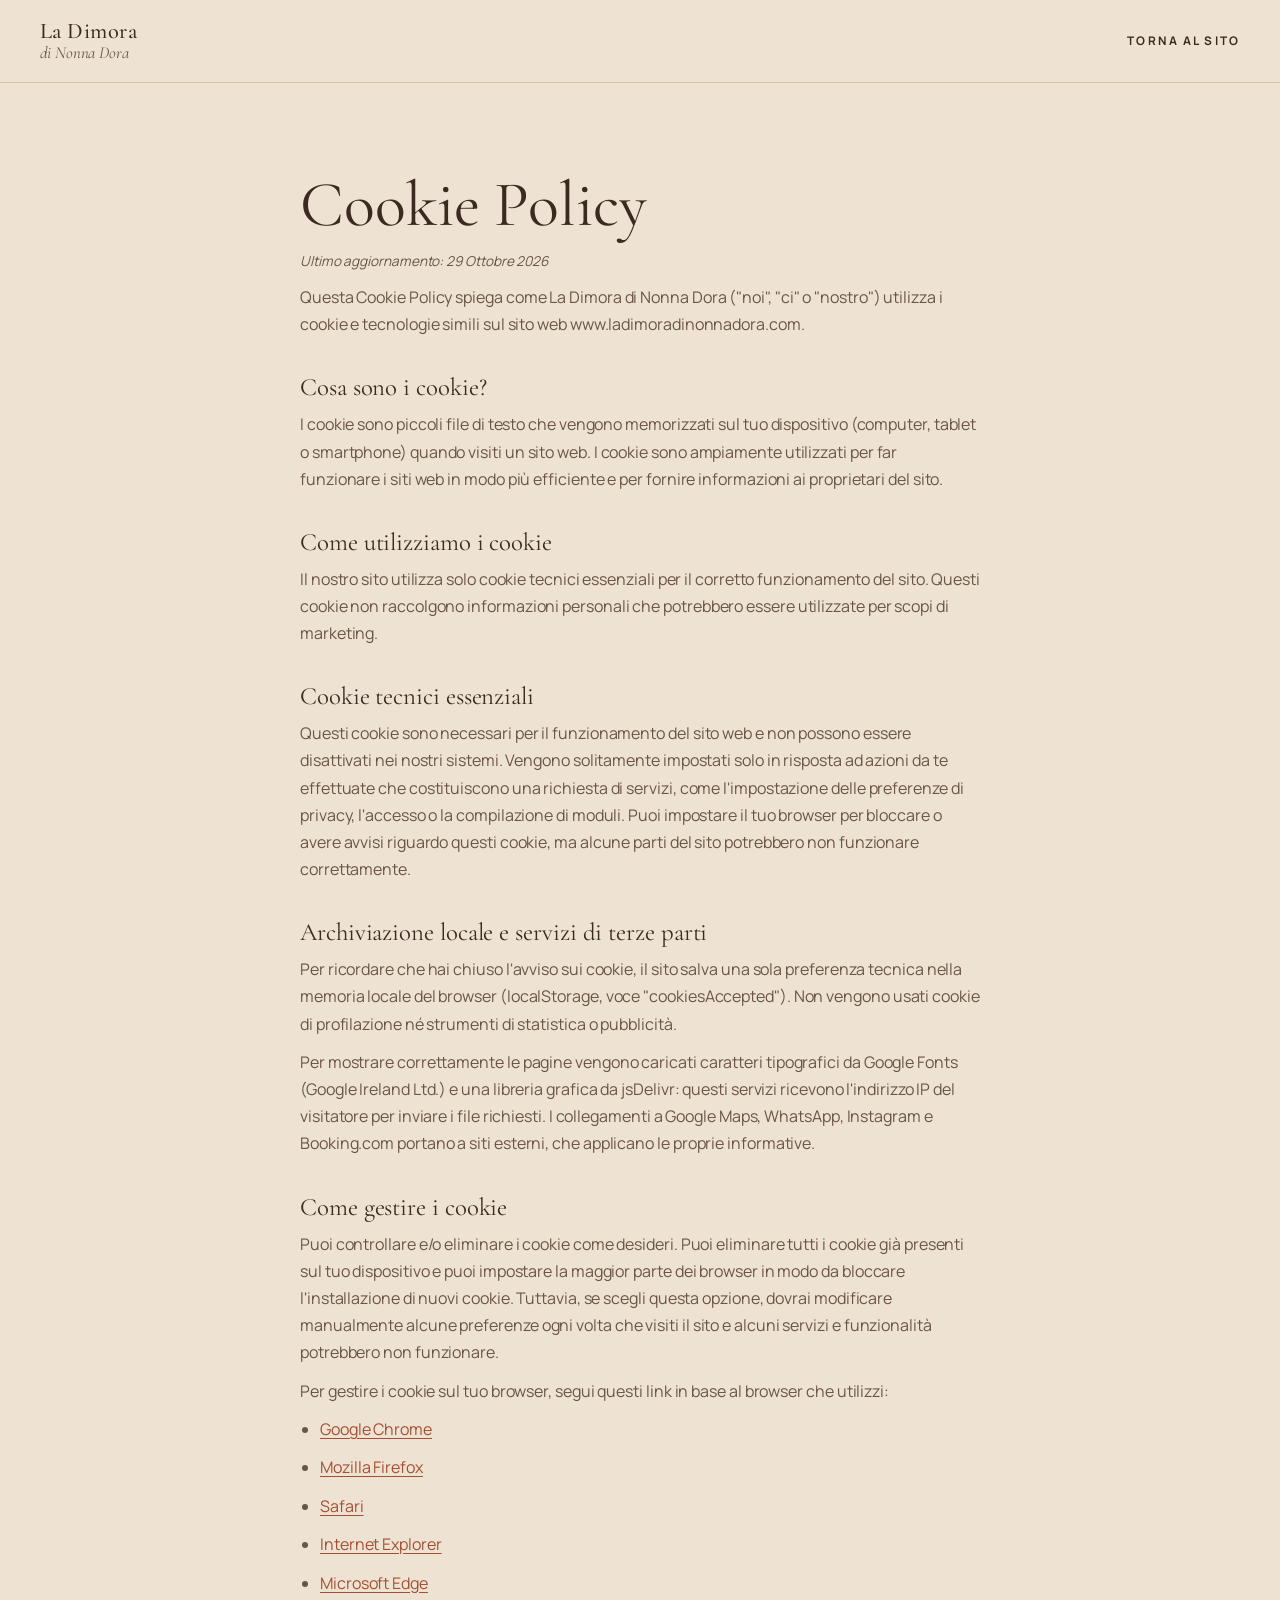
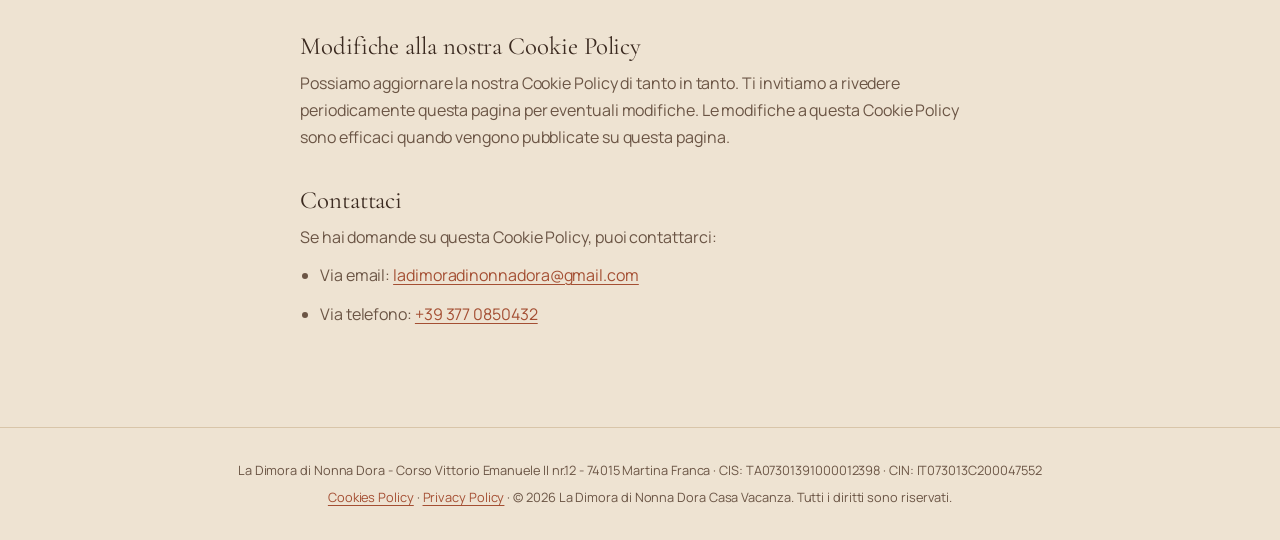
<file: cookie-policy.html>
<!DOCTYPE html>
<html lang="it">
<head>
    <meta charset="UTF-8">
    <meta name="viewport" content="width=device-width, initial-scale=1.0">
    <title>Cookie Policy | La Dimora di Nonna Dora</title>
    <meta name="description" content="Cookie Policy del sito della Dimora di Nonna Dora, casa vacanza a Martina Franca: solo cookie tecnici, nessuna profilazione.">
    <meta name="robots" content="index, follow">
    <meta name="theme-color" content="#EEE3D2">
    <link rel="canonical" href="https://www.ladimoradinonnadora.com/cookie-policy.html">
    <link rel="icon" href="favicon.ico" sizes="48x48">
    <link rel="icon" type="image/png" href="favicon.png" sizes="512x512">
    <link rel="apple-touch-icon" href="images/apple-touch-icon.png">
    <link rel="preconnect" href="https://fonts.googleapis.com">
    <link rel="preconnect" href="https://fonts.gstatic.com" crossorigin>
    <link href="https://fonts.googleapis.com/css2?family=Cormorant+Garamond:ital,wght@0,400;0,500;0,600;1,400;1,500&family=Manrope:wght@400;500;600;700&display=swap" rel="stylesheet">
    <link rel="stylesheet" href="style.css?v=30">
    <script type="application/ld+json">
    {
        "@context": "https://schema.org",
        "@type": "BreadcrumbList",
        "itemListElement": [
            { "@type": "ListItem", "position": 1, "name": "Home", "item": "https://www.ladimoradinonnadora.com/" },
            { "@type": "ListItem", "position": 2, "name": "Cookie Policy", "item": "https://www.ladimoradinonnadora.com/cookie-policy.html" }
        ]
    }
    </script>
</head>
<body>
    <header class="legal-header">
        <div class="container header-inner">
            <a class="brand" href="./">
                <span class="brand-text">
                    <span class="brand-name">La Dimora</span>
                    <span class="brand-sub">di Nonna Dora</span>
                </span>
            </a>
            <a class="link-arrow" href="./">Torna al sito</a>
        </div>
    </header>

    <main class="container legal">
        <h1>Cookie Policy</h1>
        <p class="legal-date">Ultimo aggiornamento: 29 Ottobre 2026</p>

        <p>Questa Cookie Policy spiega come La Dimora di Nonna Dora ("noi", "ci" o "nostro") utilizza i cookie e tecnologie simili sul sito web www.ladimoradinonnadora.com.</p>

            <h2>Cosa sono i cookie?</h2>
            <p>I cookie sono piccoli file di testo che vengono memorizzati sul tuo dispositivo (computer, tablet o smartphone) quando visiti un sito web. I cookie sono ampiamente utilizzati per far funzionare i siti web in modo più efficiente e per fornire informazioni ai proprietari del sito.</p>

            <h2>Come utilizziamo i cookie</h2>
            <p>Il nostro sito utilizza solo cookie tecnici essenziali per il corretto funzionamento del sito. Questi cookie non raccolgono informazioni personali che potrebbero essere utilizzate per scopi di marketing.</p>

            <h2>Cookie tecnici essenziali</h2>
            <p>Questi cookie sono necessari per il funzionamento del sito web e non possono essere disattivati nei nostri sistemi. Vengono solitamente impostati solo in risposta ad azioni da te effettuate che costituiscono una richiesta di servizi, come l'impostazione delle preferenze di privacy, l'accesso o la compilazione di moduli. Puoi impostare il tuo browser per bloccare o avere avvisi riguardo questi cookie, ma alcune parti del sito potrebbero non funzionare correttamente.</p>

            <h2>Archiviazione locale e servizi di terze parti</h2>
            <p>Per ricordare che hai chiuso l'avviso sui cookie, il sito salva una sola preferenza tecnica nella memoria locale del browser (localStorage, voce "cookiesAccepted"). Non vengono usati cookie di profilazione né strumenti di statistica o pubblicità.</p>
            <p>Per mostrare correttamente le pagine vengono caricati caratteri tipografici da Google Fonts (Google Ireland Ltd.) e una libreria grafica da jsDelivr: questi servizi ricevono l'indirizzo IP del visitatore per inviare i file richiesti. I collegamenti a Google Maps, WhatsApp, Instagram e Booking.com portano a siti esterni, che applicano le proprie informative.</p>

            <h2>Come gestire i cookie</h2>
            <p>Puoi controllare e/o eliminare i cookie come desideri. Puoi eliminare tutti i cookie già presenti sul tuo dispositivo e puoi impostare la maggior parte dei browser in modo da bloccare l'installazione di nuovi cookie. Tuttavia, se scegli questa opzione, dovrai modificare manualmente alcune preferenze ogni volta che visiti il sito e alcuni servizi e funzionalità potrebbero non funzionare.</p>
            <p>Per gestire i cookie sul tuo browser, segui questi link in base al browser che utilizzi:</p>
            <ul>
                <li><a href="https://support.google.com/chrome/answer/95647?hl=it" target="_blank" rel="noopener">Google Chrome</a></li>
                <li><a href="https://support.mozilla.org/it/kb/Attivare%20e%20disattivare%20i%20cookie" target="_blank" rel="noopener">Mozilla Firefox</a></li>
                <li><a href="https://support.apple.com/it-it/guide/safari/sfri11471/mac" target="_blank" rel="noopener">Safari</a></li>
                <li><a href="https://support.microsoft.com/it-it/help/17442/windows-internet-explorer-delete-manage-cookies" target="_blank" rel="noopener">Internet Explorer</a></li>
                <li><a href="https://support.microsoft.com/it-it/microsoft-edge/eliminare-i-cookie-in-microsoft-edge-63947406-40ac-c3b8-57b9-2a946a29ae09" target="_blank" rel="noopener">Microsoft Edge</a></li>
            </ul>

            <h2>Modifiche alla nostra Cookie Policy</h2>
            <p>Possiamo aggiornare la nostra Cookie Policy di tanto in tanto. Ti invitiamo a rivedere periodicamente questa pagina per eventuali modifiche. Le modifiche a questa Cookie Policy sono efficaci quando vengono pubblicate su questa pagina.</p>

            <h2>Contattaci</h2>
            <p>Se hai domande su questa Cookie Policy, puoi contattarci:</p>
            <ul>
                <li>Via email: <a href="mailto:ladimoradinonnadora@gmail.com">ladimoradinonnadora@gmail.com</a></li>
                <li>Via telefono: <a href="tel:+393770850432">+39 377 0850432</a></li>
            </ul>
    </main>

    <footer class="legal-footer">
        <p>La Dimora di Nonna Dora - Corso Vittorio Emanuele II nr.12 - 74015 Martina Franca · CIS: TA07301391000012398 · CIN: IT073013C200047552</p>
        <p><a href="cookie-policy.html">Cookies Policy</a> · <a href="privacy-policy.html">Privacy Policy</a> · &copy; 2026 La Dimora di Nonna Dora Casa Vacanza. Tutti i diritti sono riservati.</p>
    </footer>
</body>
</html>
</file>
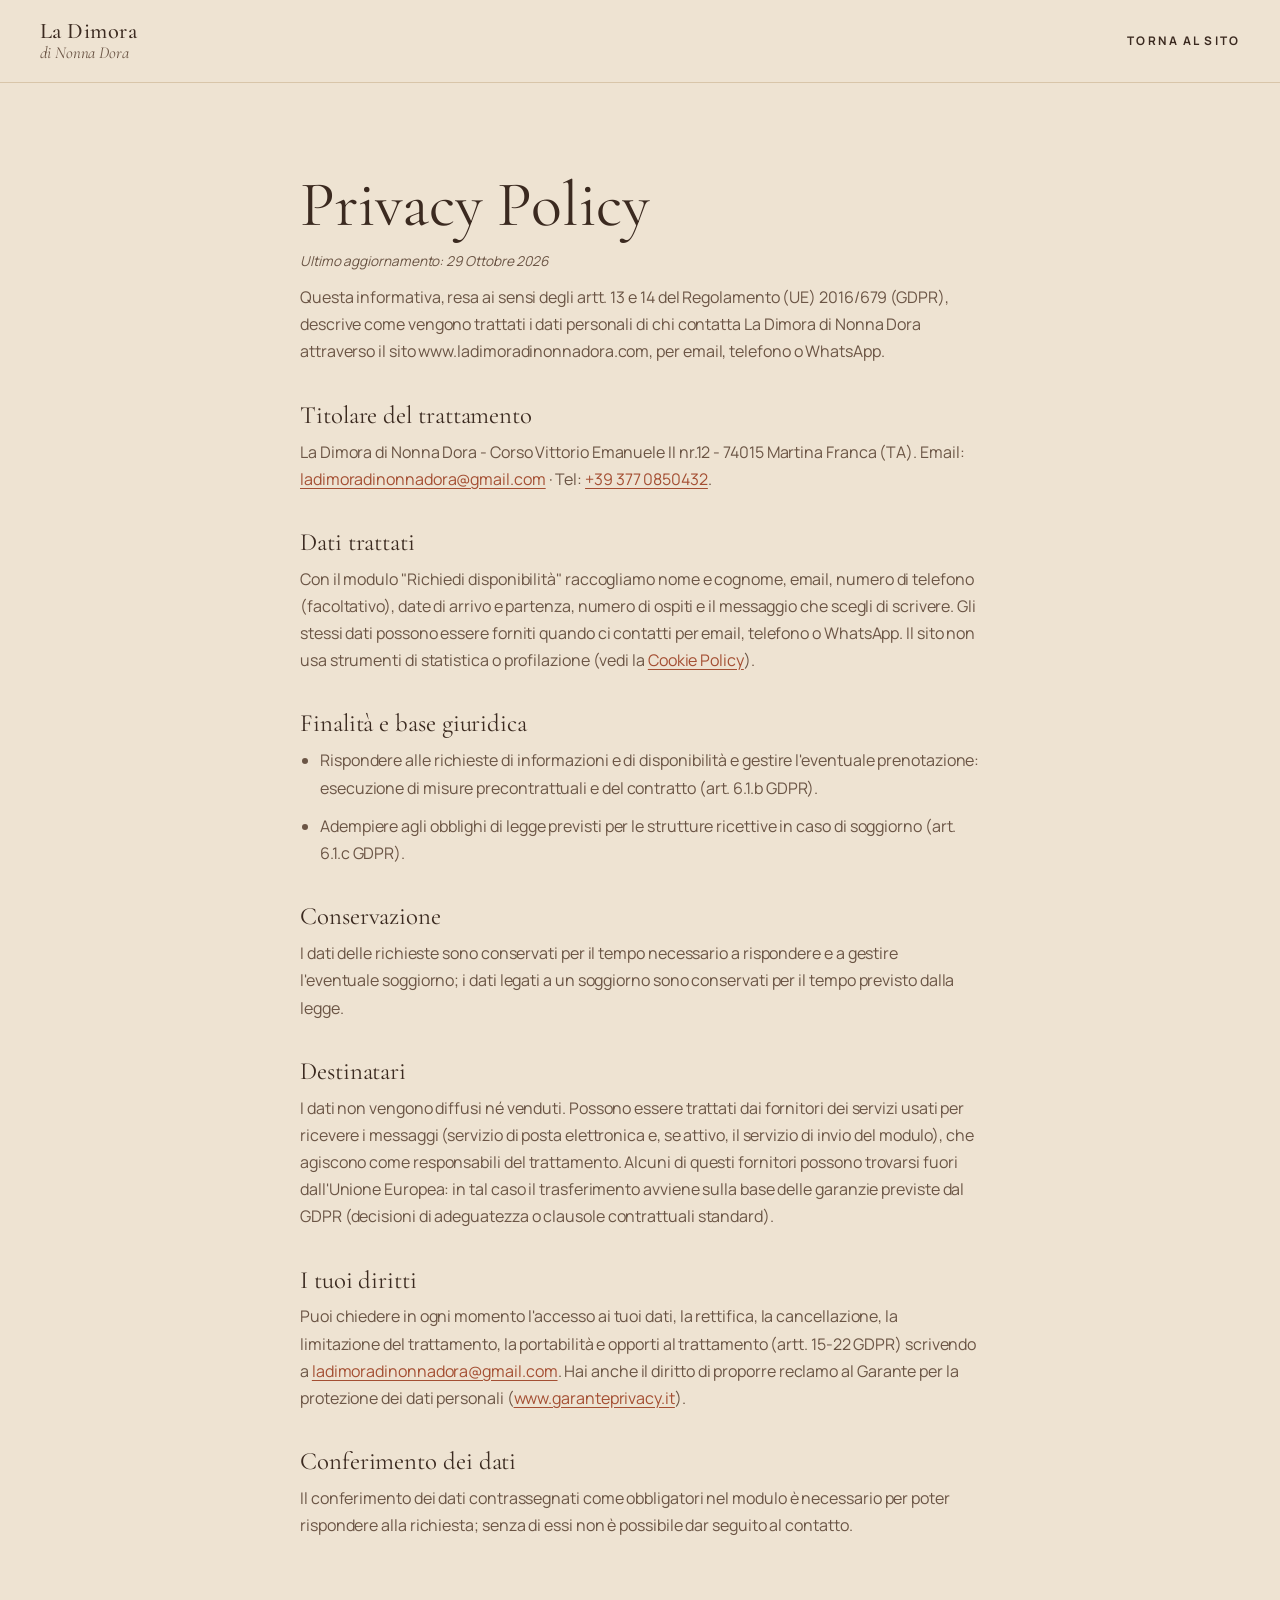
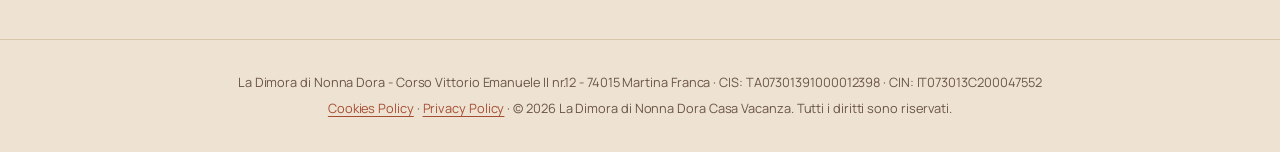
<file: privacy-policy.html>
<!DOCTYPE html>
<html lang="it">
<head>
    <meta charset="UTF-8">
    <meta name="viewport" content="width=device-width, initial-scale=1.0">
    <title>Privacy Policy | La Dimora di Nonna Dora</title>
    <meta name="description" content="Informativa sulla privacy della Dimora di Nonna Dora, casa vacanza a Martina Franca: come trattiamo i dati delle richieste di disponibilità.">
    <meta name="robots" content="index, follow">
    <meta name="theme-color" content="#EEE3D2">
    <link rel="canonical" href="https://www.ladimoradinonnadora.com/privacy-policy.html">
    <link rel="icon" href="favicon.ico" sizes="48x48">
    <link rel="icon" type="image/png" href="favicon.png" sizes="512x512">
    <link rel="apple-touch-icon" href="images/apple-touch-icon.png">
    <link rel="preconnect" href="https://fonts.googleapis.com">
    <link rel="preconnect" href="https://fonts.gstatic.com" crossorigin>
    <link href="https://fonts.googleapis.com/css2?family=Cormorant+Garamond:ital,wght@0,400;0,500;0,600;1,400;1,500&family=Manrope:wght@400;500;600;700&display=swap" rel="stylesheet">
    <link rel="stylesheet" href="style.css?v=30">
    <script type="application/ld+json">
    {
        "@context": "https://schema.org",
        "@type": "BreadcrumbList",
        "itemListElement": [
            { "@type": "ListItem", "position": 1, "name": "Home", "item": "https://www.ladimoradinonnadora.com/" },
            { "@type": "ListItem", "position": 2, "name": "Privacy Policy", "item": "https://www.ladimoradinonnadora.com/privacy-policy.html" }
        ]
    }
    </script>
</head>
<body>
    <header class="legal-header">
        <div class="container header-inner">
            <a class="brand" href="./">
                <span class="brand-text">
                    <span class="brand-name">La Dimora</span>
                    <span class="brand-sub">di Nonna Dora</span>
                </span>
            </a>
            <a class="link-arrow" href="./">Torna al sito</a>
        </div>
    </header>

    <main class="container legal">
        <h1>Privacy Policy</h1>
        <p class="legal-date">Ultimo aggiornamento: 29 Ottobre 2026</p>

        <p>Questa informativa, resa ai sensi degli artt. 13 e 14 del Regolamento (UE) 2016/679 (GDPR), descrive come vengono trattati i dati personali di chi contatta La Dimora di Nonna Dora attraverso il sito www.ladimoradinonnadora.com, per email, telefono o WhatsApp.</p>

        <h2>Titolare del trattamento</h2>
        <p>La Dimora di Nonna Dora - Corso Vittorio Emanuele II nr.12 - 74015 Martina Franca (TA). Email: <a href="mailto:ladimoradinonnadora@gmail.com">ladimoradinonnadora@gmail.com</a> · Tel: <a href="tel:+393770850432">+39 377 0850432</a>.</p>

        <h2>Dati trattati</h2>
        <p>Con il modulo "Richiedi disponibilità" raccogliamo nome e cognome, email, numero di telefono (facoltativo), date di arrivo e partenza, numero di ospiti e il messaggio che scegli di scrivere. Gli stessi dati possono essere forniti quando ci contatti per email, telefono o WhatsApp. Il sito non usa strumenti di statistica o profilazione (vedi la <a href="cookie-policy.html">Cookie Policy</a>).</p>

        <h2>Finalità e base giuridica</h2>
        <ul>
            <li>Rispondere alle richieste di informazioni e di disponibilità e gestire l'eventuale prenotazione: esecuzione di misure precontrattuali e del contratto (art. 6.1.b GDPR).</li>
            <li>Adempiere agli obblighi di legge previsti per le strutture ricettive in caso di soggiorno (art. 6.1.c GDPR).</li>
        </ul>

        <h2>Conservazione</h2>
        <p>I dati delle richieste sono conservati per il tempo necessario a rispondere e a gestire l'eventuale soggiorno; i dati legati a un soggiorno sono conservati per il tempo previsto dalla legge.</p>

        <h2>Destinatari</h2>
        <p>I dati non vengono diffusi né venduti. Possono essere trattati dai fornitori dei servizi usati per ricevere i messaggi (servizio di posta elettronica e, se attivo, il servizio di invio del modulo), che agiscono come responsabili del trattamento. Alcuni di questi fornitori possono trovarsi fuori dall'Unione Europea: in tal caso il trasferimento avviene sulla base delle garanzie previste dal GDPR (decisioni di adeguatezza o clausole contrattuali standard).</p>

        <h2>I tuoi diritti</h2>
        <p>Puoi chiedere in ogni momento l'accesso ai tuoi dati, la rettifica, la cancellazione, la limitazione del trattamento, la portabilità e opporti al trattamento (artt. 15-22 GDPR) scrivendo a <a href="mailto:ladimoradinonnadora@gmail.com">ladimoradinonnadora@gmail.com</a>. Hai anche il diritto di proporre reclamo al Garante per la protezione dei dati personali (<a href="https://www.garanteprivacy.it" target="_blank" rel="noopener">www.garanteprivacy.it</a>).</p>

        <h2>Conferimento dei dati</h2>
        <p>Il conferimento dei dati contrassegnati come obbligatori nel modulo è necessario per poter rispondere alla richiesta; senza di essi non è possibile dar seguito al contatto.</p>
    </main>

    <footer class="legal-footer">
        <p>La Dimora di Nonna Dora - Corso Vittorio Emanuele II nr.12 - 74015 Martina Franca · CIS: TA07301391000012398 · CIN: IT073013C200047552</p>
        <p><a href="cookie-policy.html">Cookies Policy</a> · <a href="privacy-policy.html">Privacy Policy</a> · &copy; 2026 La Dimora di Nonna Dora Casa Vacanza. Tutti i diritti sono riservati.</p>
    </footer>
</body>
</html>
</file>
<file: style.css>
/* =========================================================
   La Dimora di Nonna Dora — style.css
   ========================================================= */

/* RESET */
*,
*::before,
*::after {
    box-sizing: border-box;
}

* {
    margin: 0;
}

html {
    -webkit-text-size-adjust: 100%;
    text-size-adjust: 100%;
}

img,
svg,
canvas,
iframe {
    display: block;
    max-width: 100%;
}

input,
button,
textarea,
select {
    font: inherit;
    color: inherit;
}

button {
    background: none;
    border: 0;
    cursor: pointer;
}

ul[class],
ol[class] {
    list-style: none;
    padding: 0;
}

address {
    font-style: normal;
}

/* VARIABLES */
:root {
    /* Palette terracotta e sabbia */
    --color-background: #EEE3D2;
    --color-surface: #F7EFE3;
    --color-sand: #E4D3BA;
    --color-line: #D8C5A9;
    --color-stone: #C4AD8C;
    --color-primary: #A44F33;
    --color-text: #3B2A20;
    --color-muted: #6B5545;
    --color-dark: #3B2A20;
    --color-ivory: #F8F1E6;
    --color-error: #A3321F;
    --color-success: #4F6B3A;

    --font-serif: "Cormorant Garamond", "Times New Roman", serif;
    --font-sans: "Manrope", system-ui, -apple-system, "Segoe UI", sans-serif;

    --radius: 4px;
    --radius-arch: 999px 999px 0 0;
    --container: 1200px;
    --gutter: clamp(1.25rem, 4vw, 2.5rem);
    --header-h: 80px;
    --section-space: clamp(5rem, 11vw, 9rem);
    --ease: cubic-bezier(0.22, 0.61, 0.36, 1);
}

/* TYPOGRAPHY */
body {
    font-family: var(--font-sans);
    font-size: 1rem;
    font-weight: 400;
    line-height: 1.7;
    letter-spacing: -0.005em;
    color: var(--color-text);
    background: var(--color-background);
    -webkit-font-smoothing: antialiased;
}

h1,
h2,
h3 {
    font-family: var(--font-serif);
    font-weight: 400;
    line-height: 1.1;
    color: var(--color-text);
}

h1 em {
    font-style: italic;
}

.eyebrow::before {
    content: "";
    width: 28px;
    height: 1px;
    background: currentColor;
}

.section-title {
    font-size: clamp(3rem, 7.5vw, 6.2rem);
    font-weight: 400;
    line-height: 0.98;
    letter-spacing: -0.02em;
}

.eyebrow {
    display: inline-flex;
    align-items: center;
    gap: 0.75rem;
    font-size: 0.74rem;
    font-weight: 600;
    letter-spacing: 0.2em;
    text-transform: uppercase;
    color: var(--color-primary);
    margin-bottom: 1rem;
}

.lead {
    font-family: var(--font-serif);
    font-size: clamp(1.4rem, 2.4vw, 1.75rem);
    line-height: 1.45;
}

a {
    color: var(--color-primary);
    text-underline-offset: 3px;
}

/* GLOBAL */
html {
    scroll-behavior: smooth;
    scroll-padding-top: var(--header-h);
}

body {
    overflow-x: hidden;
}

body.is-locked {
    overflow: hidden;
}

.container {
    width: 100%;
    max-width: calc(var(--container) + var(--gutter) * 2);
    margin-inline: auto;
    padding-inline: var(--gutter);
}

.section {
    padding-block: var(--section-space);
}

.section + .section {
    border-top: 1px solid var(--color-line);
}

.section-head {
    margin-bottom: clamp(3.5rem, 8vw, 6rem);
}

.sprite {
    position: absolute;
    width: 0;
    height: 0;
    overflow: hidden;
}

.icon {
    width: 1.25em;
    height: 1.25em;
    flex-shrink: 0;
    fill: none;
    stroke: currentColor;
    stroke-width: 1.4;
    stroke-linecap: round;
    stroke-linejoin: round;
}

/* Pulsanti */
.btn {
    display: inline-flex;
    align-items: center;
    justify-content: center;
    gap: 0.6rem;
    min-height: 50px;
    padding: 0.85rem 1.9rem;
    border: 1px solid transparent;
    border-radius: 0;
    font-size: 0.74rem;
    font-weight: 700;
    letter-spacing: 0.18em;
    text-transform: uppercase;
    text-decoration: none;
    text-align: center;
    line-height: 1.2;
    transition: background-color 0.3s var(--ease), color 0.3s var(--ease), border-color 0.3s var(--ease);
}

.btn-sm {
    min-height: 42px;
    padding: 0.6rem 1.25rem;
    font-size: 0.68rem;
}

.btn-block {
    width: 100%;
}

.btn-primary,
.btn-dark {
    background: var(--color-dark);
    color: var(--color-ivory);
}

.btn-primary:hover,
.btn-dark:hover {
    background: var(--color-primary);
}

.btn-outline {
    border-color: var(--color-text);
    color: var(--color-text);
}

.btn-outline:hover {
    background: var(--color-text);
    color: var(--color-ivory);
}

.link-arrow {
    display: inline-flex;
    align-items: center;
    gap: 0.5rem;
    font-size: 0.74rem;
    font-weight: 700;
    letter-spacing: 0.18em;
    text-transform: uppercase;
    text-decoration: none;
    color: var(--color-text);
}

.link-arrow .icon {
    transition: transform 0.3s var(--ease);
}

.link-arrow:hover {
    color: var(--color-primary);
}

.link-arrow:hover .icon {
    transform: translateX(4px);
}

/* HEADER */
.site-header {
    position: fixed;
    inset: 0 0 auto;
    z-index: 100;
    height: var(--header-h);
    color: var(--color-text);
    transition: background-color 0.4s var(--ease), box-shadow 0.4s var(--ease);
}

.site-header.is-scrolled,
.site-header.is-open {
    background: rgba(238, 227, 210, 0.92);
    -webkit-backdrop-filter: blur(12px);
    backdrop-filter: blur(12px);
    box-shadow: 0 1px 0 var(--color-line);
}

.header-inner {
    height: 100%;
    display: flex;
    align-items: center;
    justify-content: space-between;
    gap: 1.5rem;
}

.brand {
    display: inline-flex;
    align-items: center;
    gap: 0.7rem;
    color: inherit;
    text-decoration: none;
    position: relative;
    z-index: 2;
}


.brand-text {
    display: flex;
    flex-direction: column;
    font-family: var(--font-serif);
    line-height: 1;
}

.brand-name {
    font-size: 1.4rem;
    font-weight: 500;
    letter-spacing: 0.02em;
}

.brand-sub {
    font-size: 1.05rem;
    font-style: italic;
    margin-top: 0.15rem;
    color: var(--color-muted);
}

.nav-list {
    display: flex;
    align-items: center;
    gap: clamp(1.1rem, 2.2vw, 2.25rem);
}

.nav-link {
    position: relative;
    display: inline-block;
    padding: 0.5rem 0;
    font-size: 0.72rem;
    font-weight: 700;
    letter-spacing: 0.18em;
    text-transform: uppercase;
    text-decoration: none;
    color: inherit;
}

.nav-link::after {
    content: "";
    position: absolute;
    left: 0;
    right: 0;
    bottom: 0.2rem;
    height: 1px;
    background: currentColor;
    transform: scaleX(0);
    transform-origin: left;
    transition: transform 0.35s var(--ease);
}

.nav-link:hover::after,
.nav-link.is-active::after {
    transform: scaleX(1);
}

.nav-link.is-active {
    color: var(--color-primary);
}

.nav-mobile-extra {
    display: none;
}

.header-actions {
    display: flex;
    align-items: center;
    gap: 0.75rem;
    position: relative;
    z-index: 2;
}

.header-icon {
    display: none;
    width: 44px;
    height: 44px;
    align-items: center;
    justify-content: center;
    color: inherit;
}

.nav-toggle {
    display: none;
    width: 44px;
    height: 44px;
    flex-direction: column;
    align-items: center;
    justify-content: center;
    gap: 6px;
}

.nav-toggle-bar {
    width: 24px;
    height: 1px;
    background: currentColor;
    transition: transform 0.35s var(--ease), opacity 0.25s var(--ease);
}

.nav-toggle[aria-expanded="true"] .nav-toggle-bar:nth-child(1) {
    transform: translateY(7px) rotate(45deg);
}

.nav-toggle[aria-expanded="true"] .nav-toggle-bar:nth-child(2) {
    opacity: 0;
}

.nav-toggle[aria-expanded="true"] .nav-toggle-bar:nth-child(3) {
    transform: translateY(-7px) rotate(-45deg);
}

/* HERO */
.hero {
    position: relative;
}

.hero-sticky {
    position: relative;
    min-height: 100vh;
    min-height: 100svh;
    display: flex;
    align-items: center;
    padding-top: var(--header-h);
    overflow: hidden;
}

/* Modalità "volo": spazio di scroll per entrare nell'arco (attivata da script.js) */
.hero.is-fly {
    height: 300vh;
}

.hero.is-fly .hero-sticky {
    position: sticky;
    top: 0;
    height: 100vh;
    height: 100svh;
}

/* Bagliore caldo dietro l'arco (posizione e intensità aggiornate da script.js) */
.hero-sticky::before {
    content: "";
    position: absolute;
    inset: 0;
    z-index: 0;
    pointer-events: none;
    background: radial-gradient(circle min(46vw, 520px) at var(--glow-x, 72%) var(--glow-y, 55%), rgba(226, 200, 162, 0.4), rgba(226, 200, 162, 0.12) 55%, rgba(226, 200, 162, 0) 100%);
    opacity: var(--glow, 1);
}

.hero-inner {
    position: relative;
    z-index: 2;
    display: grid;
    grid-template-columns: 1fr 1.1fr;
    align-items: center;
    gap: clamp(2rem, 5vw, 5rem);
}

.hero-title {
    font-size: clamp(3.2rem, 7vw, 6.4rem);
    line-height: 0.98;
    letter-spacing: -0.01em;
}

.hero-title .word {
    display: inline-block;
    white-space: nowrap;
}

.hero-title.is-split .char {
    display: inline-block;
    opacity: 0;
    transform: translateY(0.35em);
    filter: blur(8px);
    animation: char-in 1.1s var(--ease) forwards;
    animation-delay: calc(var(--i) * 38ms + 250ms);
}

@keyframes char-in {
    to {
        opacity: 1;
        transform: none;
        filter: blur(0);
    }
}

.hero-title em {
    display: block;
    margin-top: 0.12em;
    font-size: 0.7em;
    color: var(--color-muted);
}

.hero-tagline {
    max-width: 30ch;
    margin-top: 1.75rem;
    font-family: var(--font-serif);
    font-size: clamp(1.25rem, 2.2vw, 1.55rem);
    font-style: italic;
    line-height: 1.45;
    color: var(--color-muted);
}

.hero-actions {
    display: flex;
    flex-wrap: wrap;
    align-items: center;
    gap: 1.25rem 2rem;
    margin-top: 2.75rem;
}

.hero-anim {
    animation: hero-in 1.1s var(--ease) both;
    animation-delay: calc(var(--d, 0ms) + 150ms);
}

.hero-visual {
    position: relative;
    height: min(78vh, 720px);
    min-height: 420px;
}

/* Foto ad arco: visibile finché la scena 3D non è pronta, o se WebGL non è disponibile */
.hero-fallback {
    position: absolute;
    left: 50%;
    bottom: 6%;
    width: min(62%, 380px);
    height: 80%;
    transform: translateX(-50%);
    border-radius: var(--radius-arch);
    overflow: hidden;
    background: var(--color-sand);
    transition: opacity 1s var(--ease);
}

.hero-fallback img {
    width: 100%;
    height: 100%;
    object-fit: cover;
}

.hero-canvas {
    position: absolute;
    inset: 0;
    z-index: 1;
    width: 100%;
    height: 100%;
    opacity: 0;
    transition: opacity 1.2s var(--ease);
}

.hero.is-3d .hero-canvas {
    opacity: 1;
}

.hero.is-3d .hero-fallback {
    opacity: 0;
    visibility: hidden;
}

/* Foto nitida del volo: ritagliata nella forma del vano dell'arco e allineata alla scena 3D (script.js) */
.hero-reveal {
    position: absolute;
    inset: 0;
    z-index: 3;
    overflow: hidden;
    opacity: var(--reveal, 0);
    clip-path: var(--reveal-clip, inset(50%));
    visibility: hidden;
    pointer-events: none;
}

.hero.is-fly .hero-reveal,
.hero.is-dom-photo .hero-reveal {
    visibility: visible;
}

.hero-reveal img {
    position: absolute;
    left: 50%;
    top: 50%;
    width: var(--img-w, 100%);
    height: var(--img-h, 100%);
    max-width: none;
    transform: translate(-50%, -50%) translate(var(--img-x, 0px), var(--img-y, 0px)) scale(var(--img-s, 1));
}

.scroll-cue {
    position: absolute;
    left: 50%;
    bottom: 1.5rem;
    z-index: 4;
    transform: translateX(-50%);
    min-width: 44px;
    display: flex;
    flex-direction: column;
    align-items: center;
    gap: 0.6rem;
    color: var(--color-text);
    text-decoration: none;
}

.scroll-cue-text {
    font-size: 0.62rem;
    font-weight: 700;
    letter-spacing: 0.32em;
    text-transform: uppercase;
}

.scroll-cue-line {
    position: relative;
    width: 1px;
    height: 44px;
    background: var(--color-line);
    overflow: hidden;
}

.scroll-cue-line::after {
    content: "";
    position: absolute;
    left: 0;
    top: -40%;
    width: 1px;
    height: 40%;
    background: var(--color-text);
    animation: scroll-cue 2.4s var(--ease) infinite;
}

@keyframes hero-in {
    from { opacity: 0; transform: translateY(20px); }
    to { opacity: 1; transform: none; }
}

@keyframes scroll-cue {
    0% { top: -40%; }
    100% { top: 100%; }
}

@keyframes fade-in {
    from { opacity: 0; }
    to { opacity: 1; }
}

/* LA NOSTRA STRUTTURA: tre schede affiancate con foto ad arco */
.room-list {
    display: grid;
    grid-template-columns: repeat(3, 1fr);
    gap: clamp(1.25rem, 2.6vw, 2.5rem);
}

.room {
    display: flex;
    flex-direction: column;
}

.room-media {
    margin: 0;
    aspect-ratio: 4 / 5;
    border-radius: var(--radius-arch);
    overflow: hidden;
    background: var(--color-sand);
}

.room-media img {
    width: 100%;
    height: 100%;
    object-fit: cover;
    transition: transform 1.2s var(--ease);
}

.room:hover .room-media img {
    transform: scale(1.04);
}

.room-content {
    display: flex;
    flex-direction: column;
    flex: 1;
    padding-top: 1.75rem;
}

.room-index {
    display: block;
    margin-bottom: 0.6rem;
    font-size: 0.7rem;
    font-weight: 600;
    letter-spacing: 0.22em;
    color: var(--color-primary);
}

.room-title {
    font-size: clamp(1.7rem, 2.4vw, 2.2rem);
    margin-bottom: 0.75rem;
}

.room-text {
    color: var(--color-muted);
    font-size: 0.98rem;
}

.room-price {
    display: flex;
    flex-wrap: wrap;
    align-items: baseline;
    gap: 0.2rem 0.6rem;
    margin-top: auto;
    padding-top: 1.1rem;
    border-top: 1px solid var(--color-line);
    font-family: var(--font-serif);
    font-size: 1.3rem;
}

.room-text + .room-price {
    margin-top: 1.5rem;
}

.room-price span {
    font-family: var(--font-sans);
    font-size: 0.64rem;
    letter-spacing: 0.18em;
    text-transform: uppercase;
    color: var(--color-muted);
}

/* CHI SIAMO: foto a tutta larghezza, riquadro ad arco sovrapposto */
.about {
    position: relative;
    border-top: 1px solid var(--color-line);
}

.about-photo {
    margin: 0;
    height: clamp(560px, 92vh, 880px);
    background: var(--color-sand);
}

.about-photo img {
    width: 100%;
    height: 100%;
    object-fit: cover;
}

.about-overlay {
    position: absolute;
    inset: 0;
    display: flex;
    align-items: center;
    justify-content: flex-end;
    pointer-events: none;
}

.about-card {
    width: min(100%, 470px);
    padding: clamp(4.5rem, 7vw, 6rem) clamp(2rem, 3.5vw, 3rem) clamp(2.25rem, 3.5vw, 3rem);
    text-align: center;
    background: rgba(247, 239, 227, 0.94);
    -webkit-backdrop-filter: blur(6px);
    backdrop-filter: blur(6px);
    border-radius: 999px 999px 6px 6px;
    box-shadow: 0 50px 80px -40px rgba(45, 34, 22, 0.55);
    pointer-events: auto;
}

.about-card .section-title {
    font-size: clamp(2.6rem, 4.4vw, 3.8rem);
}

.about-card .lead {
    margin-top: 1.4rem;
    font-size: clamp(1.3rem, 1.9vw, 1.55rem);
    line-height: 1.4;
}

.about-more {
    margin-top: 1.1rem;
    color: var(--color-muted);
    font-size: 0.98rem;
}

.about-card .link-arrow {
    margin-top: 1.75rem;
}

/* SERVICES */
.services {
    background: var(--color-background);
}

.services-layout {
    display: block;
}

.services-head {
    margin-bottom: clamp(3rem, 7vw, 5rem);
}

.services-list {
    display: grid;
    grid-template-columns: repeat(3, 1fr);
    gap: clamp(1rem, 2vw, 1.75rem);
}

/* Lastre di calcare con sommità ad arco (stessa texture della pietra 3D) */
.service {
    display: flex;
    flex-direction: column;
    align-items: center;
    gap: 1.1rem;
    padding: clamp(4.5rem, 8vw, 6.5rem) clamp(1.5rem, 3vw, 2.25rem) clamp(2.25rem, 4vw, 3rem);
    text-align: center;
    background:
        linear-gradient(180deg, rgba(246, 242, 235, 0.72), rgba(238, 231, 220, 0.6)),
        #efe9df var(--stone-url, none) center / 900px;
    border-radius: 999px 999px 6px 6px;
    box-shadow:
        inset 0 1px 0 rgba(255, 255, 255, 0.7),
        inset 0 -24px 40px -28px rgba(90, 70, 45, 0.28),
        0 34px 46px -36px rgba(60, 45, 30, 0.45);
}

.service-icon {
    display: inline-flex;
    color: #9c8463;
    font-size: 2.1rem;
    filter: drop-shadow(0 1px 0 rgba(255, 255, 255, 0.85));
}

.service-title {
    font-size: 1.65rem;
    margin-bottom: 0.4rem;
}

.service p {
    max-width: 30ch;
    margin-inline: auto;
    color: #5f584f;
}

.service .service-note {
    margin-top: 0.6rem;
    font-size: 0.68rem;
    font-weight: 600;
    letter-spacing: 0.16em;
    text-transform: uppercase;
    color: var(--color-text);
}

/* GALLERY */
.gallery {
    padding-top: var(--section-space);
    border-top: 1px solid var(--color-line);
}

.gallery-head {
    position: relative;
    z-index: 1;
    display: flex;
    flex-wrap: wrap;
    align-items: flex-end;
    justify-content: space-between;
    gap: 1.5rem 2rem;
}

.gallery-all {
    padding-block: clamp(3rem, 6vw, 4.5rem) var(--section-space);
}

.gallery-grid {
    display: grid;
    grid-template-columns: repeat(4, 1fr);
    grid-auto-rows: clamp(150px, 17vw, 220px);
    grid-auto-flow: dense;
    gap: clamp(0.5rem, 1vw, 0.875rem);
    margin-bottom: clamp(2.5rem, 5vw, 3.5rem);
}

.gallery-grid[hidden] {
    display: none;
}

.g-item.is-hidden {
    display: none;
}

/* Mosaico: blocchi da 7 foto (una grande, una alta, una larga); ogni secondo blocco ha la foto grande a destra */
.g-item:nth-child(7n + 1) {
    grid-column: span 2;
    grid-row: span 2;
}

.g-item:nth-child(14n + 8) {
    grid-column: 3 / span 2;
}

.g-item:nth-child(7n + 3) {
    grid-row: span 2;
}

.g-item:nth-child(7n + 6) {
    grid-column: span 2;
}

.g-btn {
    position: relative;
    display: block;
    border-radius: 3px;
    width: 100%;
    height: 100%;
    padding: 0;
    overflow: hidden;
    background: var(--color-sand);
    cursor: zoom-in;
}

.g-btn img {
    width: 100%;
    height: 100%;
    object-fit: cover;
    transition: transform 1s var(--ease), opacity 0.5s var(--ease);
}

.g-btn:hover img,
.g-btn:focus-visible img {
    transform: scale(1.04);
    opacity: 0.88;
}

.gallery-more {
    display: flex;
    justify-content: center;
}

.gallery-more[hidden] {
    display: none;
}

/* LOCATION */
.location-grid {
    display: grid;
    grid-template-columns: 1fr 0.85fr;
    align-items: center;
    gap: clamp(3rem, 8vw, 8rem);
}

.location-media {
    margin: 0;
    aspect-ratio: 3 / 4;
    max-height: 82vh;
    border-radius: var(--radius-arch);
    overflow: hidden;
    background: var(--color-sand);
}

.location-media img {
    width: 100%;
    height: 100%;
    object-fit: cover;
}

.location-step + .location-step {
    margin-top: 2.5rem;
}

.location-intro {
    margin-top: 2rem;
    font-family: var(--font-serif);
    font-size: clamp(1.5rem, 2.6vw, 2rem);
    line-height: 1.35;
}

.location-address {
    display: flex;
    align-items: flex-start;
    gap: 0.9rem;
    margin: 2rem 0;
    padding: 1.25rem 0;
    border-block: 1px solid var(--color-line);
    font-weight: 700;
}

.location-address .icon {
    margin-top: 0.25rem;
    color: var(--color-primary);
}

.location-directions {
    margin-bottom: 2.25rem;
}

.location-directions h3 {
    font-size: 1.6rem;
    margin-bottom: 0.4rem;
}

.location-directions p {
    color: var(--color-muted);
}

/* CONTACT */
.contact {
    background: var(--color-sand);
}

.contact-grid {
    display: grid;
    grid-template-columns: 1fr 1.3fr;
    align-items: start;
    gap: clamp(3rem, 7vw, 7rem);
}

.contact-heading {
    font-size: 1.9rem;
    margin-bottom: 1.5rem;
}

.contact-list {
    border-top: 1px solid var(--color-stone);
}

.contact-item {
    display: grid;
    grid-template-columns: 7rem 1fr;
    gap: 1rem;
    padding: 1.15rem 0;
    border-bottom: 1px solid var(--color-stone);
    text-decoration: none;
    color: var(--color-text);
    transition: color 0.3s var(--ease), padding-left 0.4s var(--ease);
}

.contact-item:hover {
    padding-left: 0.5rem;
    color: var(--color-primary);
}

.contact-label {
    padding-top: 0.35rem;
    font-size: 0.66rem;
    font-weight: 700;
    letter-spacing: 0.18em;
    text-transform: uppercase;
    color: var(--color-muted);
}

.contact-value {
    min-width: 0;
    font-family: var(--font-serif);
    font-size: 1.3rem;
    line-height: 1.35;
    overflow-wrap: break-word;
}

.hours-card {
    margin-top: 3rem;
}

.hours-title {
    font-size: 1.6rem;
    margin-bottom: 1rem;
}

.hours-list div {
    display: flex;
    flex-wrap: wrap;
    justify-content: space-between;
    align-items: baseline;
    gap: 0.25rem 1rem;
    padding: 0.8rem 0;
    border-bottom: 1px solid var(--color-stone);
}

.hours-list dt {
    font-size: 0.68rem;
    font-weight: 700;
    letter-spacing: 0.18em;
    text-transform: uppercase;
    color: var(--color-muted);
}

.hours-list dd {
    font-family: var(--font-serif);
    font-size: 1.35rem;
    line-height: 1.2;
}

.hours-note {
    margin-top: 1rem;
    font-size: 0.92rem;
    font-style: italic;
    color: var(--color-muted);
}

.contact {
    overflow-x: clip;
}

.form-card {
    position: relative;
    padding: clamp(2rem, 5vw, 3.5rem);
    background: var(--color-surface);
}

.form-title {
    font-size: 2.2rem;
}

.form-hint {
    margin: 0.35rem 0 2.25rem;
    font-size: 0.88rem;
    color: var(--color-muted);
}

.contact-form {
    display: grid;
    gap: 1.6rem;
}

.field-row {
    display: grid;
    grid-template-columns: 1fr 1fr;
    gap: 1.6rem;
}

.field {
    display: flex;
    flex-direction: column;
    min-width: 0;
}

.field label {
    font-size: 0.66rem;
    font-weight: 700;
    letter-spacing: 0.18em;
    text-transform: uppercase;
    color: var(--color-muted);
}

.req {
    color: var(--color-primary);
}

/* Campi a linea sottile */
.field input,
.field select,
.field textarea {
    width: 100%;
    min-height: 46px;
    padding: 0.55rem 0;
    background: transparent;
    border: 0;
    border-bottom: 1px solid var(--color-stone);
    border-radius: 0;
    font-size: 1.05rem;
    line-height: 1.4;
    transition: border-color 0.3s var(--ease), box-shadow 0.3s var(--ease);
    -webkit-appearance: none;
    appearance: none;
}

.field select {
    padding-right: 2rem;
    background-image: url("data:image/svg+xml,%3Csvg xmlns='http://www.w3.org/2000/svg' viewBox='0 0 24 24' fill='none' stroke='%236F685F' stroke-width='1.5' stroke-linecap='round' stroke-linejoin='round'%3E%3Cpath d='m6 9 6 6 6-6'/%3E%3C/svg%3E");
    background-repeat: no-repeat;
    background-position: right 0 center;
    background-size: 18px;
}

.field input[type="date"] {
    min-width: 0;
}

.field textarea {
    resize: vertical;
    min-height: 100px;
}

.field input:hover,
.field select:hover,
.field textarea:hover {
    border-bottom-color: var(--color-muted);
}

.field input:focus,
.field select:focus,
.field textarea:focus {
    outline: none;
    border-bottom-color: var(--color-text);
    box-shadow: 0 1px 0 0 var(--color-text);
}

.field.has-error input,
.field.has-error select {
    border-bottom-color: var(--color-error);
    box-shadow: 0 1px 0 0 var(--color-error);
}

.field-error {
    font-size: 0.82rem;
    color: var(--color-error);
}

.field-error:not(:empty) {
    margin-top: 0.4rem;
}

.hp {
    position: absolute;
    left: -9999px;
    width: 1px;
    height: 1px;
    overflow: hidden;
}

.contact-form button[type="submit"] {
    margin-top: 0.75rem;
}

.spinner {
    display: none;
    width: 16px;
    height: 16px;
    border: 1.5px solid rgba(238, 227, 210, 0.35);
    border-top-color: var(--color-ivory);
    border-radius: 50%;
    animation: spin 0.8s linear infinite;
}

.is-loading .spinner {
    display: inline-block;
}

.is-loading {
    pointer-events: none;
    opacity: 0.85;
}

@keyframes spin {
    to { transform: rotate(360deg); }
}

.form-status:empty {
    display: none;
}

.form-status {
    display: flex;
    gap: 0.75rem;
    align-items: flex-start;
    padding: 1rem 1.25rem;
    font-size: 0.95rem;
}

.form-status.is-success {
    background: #EEF2E7;
    color: var(--color-success);
}

.form-status.is-error {
    background: #FBEDE9;
    color: var(--color-error);
}

.form-status .icon {
    margin-top: 0.15rem;
}

/* FOOTER */
.site-footer {
    background: var(--color-sand);
    color: var(--color-text);
    padding-bottom: 1.5rem;
    font-size: 0.9rem;
    overflow-x: clip;
}

.footer-stage {
    position: relative;
}

.footer-canvas {
    display: none;
}

.footer-content {
    display: flex;
    flex-direction: column;
    align-items: center;
    gap: 0.75rem;
    max-width: 640px;
    margin-inline: auto;
    padding: clamp(4rem, 9vw, 6rem) var(--gutter) 2.5rem;
    text-align: center;
}

.footer-name {
    font-family: var(--font-serif);
    font-size: clamp(1.8rem, 3vw, 2.4rem);
    line-height: 1.05;
}

.footer-name em {
    display: block;
    font-style: italic;
    color: var(--color-muted);
}

.footer-address,
.footer-contacts {
    color: var(--color-muted);
    line-height: 1.55;
}

.footer-codes {
    display: flex;
    flex-wrap: wrap;
    justify-content: center;
    gap: 0.15rem 1rem;
    font-size: 0.74rem;
    letter-spacing: 0.06em;
    color: var(--color-muted);
}

.site-footer a {
    color: var(--color-text);
    text-decoration-color: var(--color-stone);
}

.site-footer a:hover {
    color: var(--color-primary);
}

.sep {
    margin-inline: 0.35rem;
    opacity: 0.5;
}

.footer-social {
    display: flex;
    gap: 0.6rem;
    margin-top: 0.25rem;
}

.footer-social a {
    display: inline-flex;
    align-items: center;
    justify-content: center;
    width: 42px;
    height: 42px;
    border: 1px solid var(--color-stone);
    border-radius: 50%;
    transition: background-color 0.3s var(--ease), color 0.3s var(--ease), border-color 0.3s var(--ease);
}

.footer-social a:hover {
    background: var(--color-text);
    border-color: var(--color-text);
    color: var(--color-ivory);
}

/* Arco 3D: tutto il contenuto si dispone nel vano (posizione e misure da script.js) */
.site-footer.is-3d .footer-stage {
    height: max(680px, 100vh);
    height: max(680px, 100svh);
}

.site-footer.is-3d .footer-canvas {
    display: block;
    position: absolute;
    inset: 0;
    width: 100%;
    height: 100%;
}

.site-footer.is-3d .footer-content {
    position: absolute;
    left: var(--fx, 0);
    top: var(--fy, 0);
    width: var(--fw, 100%);
    height: var(--fh, 100%);
    max-width: none;
    justify-content: center;
    gap: 0.5em;
    padding: calc(var(--fw, 400px) * 0.32) 7% 6%;
    font-size: clamp(0.72rem, calc(var(--fw, 400px) * 0.032), 0.98rem);
    opacity: var(--fo, 0);
    background: radial-gradient(ellipse at 50% 70%, rgba(247, 239, 227, 0.92), rgba(228, 211, 186, 0) 75%);
}

.site-footer.is-3d .footer-codes {
    font-size: 0.9em;
}

.site-footer.is-3d .footer-name {
    font-size: 2.3em;
}

/* Sotto l'arco: social e note legali */
.footer-bottom {
    display: flex;
    flex-wrap: wrap;
    align-items: center;
    justify-content: space-between;
    gap: 1rem 2rem;
    padding-block: 1.5rem 0.5rem;
    border-top: 1px solid var(--color-line);
    font-size: 0.8rem;
    color: var(--color-muted);
}

.footer-legal {
    display: flex;
    flex-wrap: wrap;
    align-items: center;
    gap: 0.4rem 1.5rem;
}

.footer-link {
    padding: 0.25em 0;
    color: var(--color-text);
    text-decoration: underline;
    text-decoration-color: var(--color-stone);
    text-underline-offset: 3px;
    font-size: inherit;
}

.footer-link:hover {
    color: var(--color-primary);
}

/* Elementi fissi: WhatsApp, barra rapida mobile, cookie */
.wa-float {
    position: fixed;
    right: 1.5rem;
    bottom: 1.5rem;
    z-index: 90;
    display: inline-flex;
    align-items: center;
    justify-content: center;
    width: 52px;
    height: 52px;
    border-radius: 50%;
    background: var(--color-dark);
    color: var(--color-ivory);
    font-size: 1.25rem;
    transition: background-color 0.3s var(--ease);
}

.wa-float:hover {
    background: var(--color-primary);
}

.call-float {
    position: fixed;
    left: 1.5rem;
    bottom: 1.5rem;
    z-index: 90;
    display: none;
    align-items: center;
    justify-content: center;
    width: 52px;
    height: 52px;
    border-radius: 50%;
    background: var(--color-primary);
    color: var(--color-ivory);
    font-size: 1.2rem;
    box-shadow: 0 12px 26px -12px rgba(59, 42, 32, 0.6);
    transition: background-color 0.3s var(--ease);
}

.call-float:hover {
    background: var(--color-dark);
}

.cookie-banner {
    position: fixed;
    left: 1rem;
    bottom: 1rem;
    z-index: 95;
    max-width: 400px;
    padding: 1.25rem 1.4rem;
    background: var(--color-surface);
    border: 1px solid var(--color-line);
    font-size: 0.85rem;
    color: var(--color-muted);
    animation: fade-in 0.6s var(--ease) both;
}

.cookie-banner[hidden] {
    display: none;
}

.cookie-actions {
    display: flex;
    flex-wrap: wrap;
    gap: 0.6rem;
    margin-top: 1rem;
}

.policy {
    width: min(760px, calc(100% - 2rem));
    max-height: calc(100% - 2rem);
    margin: auto;
    padding: 0;
    border: 0;
    background: var(--color-background);
    color: var(--color-text);
}

.policy::backdrop {
    background: rgba(35, 32, 29, 0.6);
}

.policy-inner {
    position: relative;
    padding: clamp(2rem, 5vw, 3.25rem);
}

.policy h2 {
    font-size: 2.4rem;
    padding-right: 3rem;
}

.policy h3 {
    font-size: 1.45rem;
    margin: 1.75rem 0 0.5rem;
}

.policy p,
.policy li {
    color: var(--color-muted);
    margin-bottom: 0.6rem;
}

.policy ul {
    padding-left: 1.25rem;
}

.policy-date {
    font-size: 0.85rem;
    font-style: italic;
}

.policy .policy-close {
    position: absolute;
    top: 1.25rem;
    right: 1.25rem;
    color: var(--color-text);
    background: var(--color-sand);
}

/* DOMANDE FREQUENTI */
.faq-grid {
    display: grid;
    grid-template-columns: 0.8fr 1.2fr;
    align-items: start;
    gap: clamp(2.5rem, 7vw, 7rem);
}

.faq-head .section-title {
    font-size: clamp(2.6rem, 5vw, 4.4rem);
}

.faq-list {
    border-top: 1px solid var(--color-line);
}

.faq-item {
    border-bottom: 1px solid var(--color-line);
}

.faq-item summary {
    position: relative;
    display: block;
    padding: 1.35rem 3rem 1.35rem 0;
    font-family: var(--font-serif);
    font-size: clamp(1.25rem, 2vw, 1.5rem);
    line-height: 1.3;
    cursor: pointer;
    list-style: none;
}

.faq-item summary::-webkit-details-marker {
    display: none;
}

.faq-item summary::before,
.faq-item summary::after {
    content: "";
    position: absolute;
    right: 0.4rem;
    top: 50%;
    width: 14px;
    height: 1.5px;
    background: var(--color-primary);
    transition: transform 0.35s var(--ease);
}

.faq-item summary::after {
    transform: rotate(90deg);
}

.faq-item[open] summary::after {
    transform: rotate(0deg);
}

.faq-item summary:hover {
    color: var(--color-primary);
}

.faq-item p {
    max-width: 60ch;
    padding: 0 0 1.5rem;
    color: var(--color-muted);
}

.form-privacy {
    margin-top: 1rem;
    font-size: 0.8rem;
    color: var(--color-muted);
    text-align: center;
}

.footer-links {
    display: flex;
    gap: 0.6rem;
    align-items: center;
}

/* PAGINE LEGALI (cookie-policy.html, privacy-policy.html) */
.legal-header {
    padding-block: 1.25rem;
    border-bottom: 1px solid var(--color-line);
}

.legal-header .header-inner {
    display: flex;
    align-items: center;
    justify-content: space-between;
    gap: 1rem;
}

.legal {
    max-width: 760px;
    padding-block: clamp(3rem, 8vw, 5.5rem);
}

.legal h1 {
    font-size: clamp(2.6rem, 6vw, 4rem);
    font-weight: 400;
    line-height: 1.05;
}

.legal h2 {
    font-size: 1.55rem;
    margin: 2.25rem 0 0.6rem;
}

.legal p,
.legal li {
    color: var(--color-muted);
    margin-bottom: 0.7rem;
}

.legal ul {
    padding-left: 1.25rem;
    list-style: disc;
}

.legal-date {
    margin-top: 0.75rem;
    font-size: 0.85rem;
    font-style: italic;
}

.legal-footer {
    padding-block: 2rem;
    border-top: 1px solid var(--color-line);
    font-size: 0.8rem;
    color: var(--color-muted);
    text-align: center;
}

.legal-footer p + p {
    margin-top: 0.3rem;
}

/* LIGHTBOX */
.lightbox {
    position: fixed;
    inset: 0;
    z-index: 200;
    display: flex;
    align-items: center;
    justify-content: center;
    padding: 4.5rem 5.5rem;
    background: rgba(26, 24, 21, 0.97);
    color: var(--color-ivory);
    animation: fade-in 0.35s var(--ease) both;
    touch-action: pan-y;
}

.lightbox[hidden] {
    display: none;
}

.lb-figure {
    display: flex;
    flex-direction: column;
    align-items: center;
    max-width: 100%;
    max-height: 100%;
}

.lb-img {
    max-width: 100%;
    max-height: calc(100vh - 11rem);
    max-height: calc(100dvh - 11rem);
    width: auto;
    height: auto;
    object-fit: contain;
    transition: opacity 0.3s var(--ease);
    user-select: none;
    -webkit-user-drag: none;
}

.lb-img.is-loading {
    opacity: 0;
}

.lb-caption {
    display: flex;
    flex-wrap: wrap;
    justify-content: center;
    gap: 0.25rem 1.25rem;
    margin-top: 1.1rem;
    font-family: var(--font-serif);
    font-size: 1.15rem;
    font-style: italic;
    text-align: center;
}

.lb-counter {
    font-family: var(--font-sans);
    font-style: normal;
    font-size: 0.72rem;
    letter-spacing: 0.18em;
    opacity: 0.7;
    align-self: center;
}

.lb-btn {
    display: inline-flex;
    align-items: center;
    justify-content: center;
    width: 48px;
    height: 48px;
    border-radius: 50%;
    color: var(--color-ivory);
    background: rgba(238, 227, 210, 0.08);
    font-size: 1.3rem;
    transition: background-color 0.3s var(--ease);
}

.lb-btn:hover {
    background: rgba(238, 227, 210, 0.2);
}

.lb-close {
    position: absolute;
    top: 1.25rem;
    right: 1.25rem;
}

.lb-prev,
.lb-next {
    position: absolute;
    top: 50%;
    transform: translateY(-50%);
}

.lb-prev {
    left: 1.25rem;
}

.lb-next {
    right: 1.25rem;
}

/* RESPONSIVE */
@media (max-width: 1024px) {
    .header-cta {
        display: none;
    }

    .hero-inner {
        grid-template-columns: 1fr 1fr;
    }

    .services-list {
        grid-template-columns: repeat(2, 1fr);
    }

    .gallery-grid {
        grid-auto-rows: clamp(120px, 19vw, 200px);
    }

    .location-grid,
    .contact-grid {
        grid-template-columns: 1fr;
    }

    .location-media {
        width: 100%;
        max-width: 460px;
        max-height: none;
    }
}

@media (max-width: 900px) {
    /* Camere: schede basse, foto ad arco a sinistra e testo a destra */
    .room-list {
        grid-template-columns: 1fr;
        gap: 1rem;
        max-width: 640px;
    }

    .room {
        display: grid;
        grid-template-columns: 38% 1fr;
        align-items: start;
        gap: clamp(1rem, 4vw, 1.75rem);
        padding-bottom: 1rem;
        border-bottom: 1px solid var(--color-line);
    }

    .room:last-child {
        border-bottom: 0;
        padding-bottom: 0;
    }

    .room-media {
        width: 100%;
        aspect-ratio: 3 / 4;
    }

    .room-content {
        padding-top: 0.75rem;
    }

    .room-title {
        font-size: clamp(1.3rem, 5.2vw, 1.75rem);
        margin-bottom: 0.4rem;
    }

    .room-text {
        font-size: 0.88rem;
        line-height: 1.5;
    }

    .room-price {
        font-size: 1.1rem;
        padding-top: 0.75rem;
    }

    .room-text + .room-price {
        margin-top: 0.9rem;
    }

    /* Chi Siamo: foto sopra, riquadro che risale sulla foto */
    .about {
        padding-bottom: var(--section-space);
    }

    .about-photo {
        height: auto;
        aspect-ratio: 4 / 3;
    }

    .about-overlay {
        position: relative;
        inset: auto;
        justify-content: center;
        margin-top: clamp(-7rem, -18vw, -4rem);
    }

    .about-card {
        width: 100%;
        max-width: 520px;
        padding: 4rem 1.5rem 2.25rem;
    }

    :root {
        --header-h: 68px;
    }

    .nav-toggle,
    .header-icon {
        display: inline-flex;
    }

    /* backdrop-filter creerebbe un containing block che confina il menu fixed */
    .site-header.is-open {
        -webkit-backdrop-filter: none;
        backdrop-filter: none;
        background: var(--color-background);
    }

    .main-nav {
        position: fixed;
        inset: 0;
        z-index: 1;
        display: flex;
        flex-direction: column;
        justify-content: center;
        gap: 2.5rem;
        padding: calc(var(--header-h) + 1.5rem) var(--gutter) 2rem;
        background: var(--color-background);
        overflow-y: auto;
        opacity: 0;
        visibility: hidden;
        transition: opacity 0.4s var(--ease), visibility 0s linear 0.4s;
    }

    .site-header.is-open .main-nav {
        opacity: 1;
        visibility: visible;
        transition: opacity 0.4s var(--ease), visibility 0s;
    }

    .nav-list {
        flex-direction: column;
        align-items: center;
        gap: 0.35rem;
    }

    .nav-link {
        font-family: var(--font-serif);
        font-size: 2rem;
        font-weight: 400;
        letter-spacing: 0.01em;
        text-transform: none;
        padding: 0.3rem 0;
    }

    .nav-link.is-active {
        font-style: italic;
    }

    .nav-mobile-extra {
        display: flex;
        flex-direction: column;
        align-items: center;
        gap: 1.25rem;
        text-align: center;
    }

    .nav-mobile-contacts {
        display: grid;
        gap: 0.25rem;
        font-size: 0.9rem;
        overflow-wrap: anywhere;
    }

    .nav-mobile-contacts a {
        color: var(--color-muted);
        text-decoration: none;
    }

    .hero-sticky {
        display: block;
        min-height: 0;
        padding-bottom: 2.5rem;
        --glow-x: 50%;
        --glow-y: 30%;
    }

    /* In modalità volo la hero riempie esattamente lo schermo: l'arco prende lo spazio che resta ai testi */
    .hero.is-fly .hero-sticky {
        display: flex;
        flex-direction: column;
        padding-bottom: 1.5rem;
    }

    .hero.is-fly .hero-inner {
        flex: 1;
        min-height: 0;
        display: flex;
        flex-direction: column;
        align-items: stretch;
    }

    .hero.is-fly .hero-visual {
        flex: 1 1 0;
        height: auto;
        min-height: 170px;
    }

    .hero-inner {
        grid-template-columns: 1fr;
        gap: 0;
    }

    .hero-visual {
        order: -1;
        height: clamp(260px, 42svh, 420px);
        min-height: 0;
        margin-bottom: 0.5rem;
    }

    .hero-text {
        text-align: center;
    }

    .hero-text .eyebrow {
        letter-spacing: 0.14em;
    }

    .hero-tagline {
        margin: 1.1rem auto 0;
    }

    .hero-actions {
        justify-content: center;
        margin-top: 1.75rem;
    }

    .scroll-cue {
        display: none;
    }
}

@media (max-width: 768px) {
    .services-list {
        grid-template-columns: 1fr;
        max-width: 420px;
        margin-inline: auto;
    }

    .contact-item {
        grid-template-columns: 1fr;
        gap: 0.2rem;
    }

    .faq-grid {
        grid-template-columns: 1fr;
        gap: 1.5rem;
    }

    .footer-bottom,
    .footer-legal {
        flex-direction: column;
        justify-content: center;
        text-align: center;
    }

    .footer-legal {
        gap: 0.3rem;
    }

    .contact-label {
        padding-top: 0;
    }

    /* Mosaico su due colonne: alta, due piccole, larga, piccola, alta, piccola */
    .gallery-grid {
        grid-template-columns: repeat(2, 1fr);
        grid-auto-rows: clamp(120px, 40vw, 240px);
    }

    .g-item:nth-child(n) {
        grid-column: auto;
        grid-row: auto;
    }

    .g-item:nth-child(7n + 1),
    .g-item:nth-child(7n + 6) {
        grid-row: span 2;
    }

    .g-item:nth-child(7n + 4) {
        grid-column: span 2;
    }

    .field-row {
        grid-template-columns: 1fr;
    }

    /* Pulsanti rotondi agli angoli: Chiama a sinistra, WhatsApp a destra */
    .wa-float,
    .call-float {
        display: inline-flex;
        bottom: calc(1rem + env(safe-area-inset-bottom));
    }

    .wa-float {
        right: 1rem;
    }

    .call-float {
        left: 1rem;
    }

    .cookie-banner {
        left: 0.75rem;
        right: 0.75rem;
        bottom: calc(4.75rem + env(safe-area-inset-bottom));
        max-width: none;
        padding: 1rem 1.1rem;
        font-size: 0.8rem;
        line-height: 1.5;
    }

    .cookie-actions {
        flex-wrap: nowrap;
        margin-top: 0.75rem;
    }

    .cookie-actions .btn {
        flex: 1;
        padding-inline: 0.75rem;
        letter-spacing: 0.1em;
    }

    .lightbox {
        padding: 4.5rem 0.75rem 6rem;
    }

    .lb-prev,
    .lb-next {
        top: auto;
        bottom: 1.25rem;
        transform: none;
    }

    .lb-prev {
        left: calc(50% - 60px);
    }

    .lb-next {
        right: calc(50% - 60px);
    }
}

/* MOBILE: ritmo più compatto, servizi su due colonne */
@media (max-width: 640px) {
    :root {
        --section-space: 4.5rem;
    }

    .section-title {
        font-size: clamp(2.5rem, 11vw, 3rem);
        line-height: 1.02;
    }

    .section-head,
    .services-head {
        margin-bottom: 2.25rem;
    }

    .hero-text .eyebrow::before {
        display: none;
    }

    .lead {
        font-size: 1.3rem;
    }

    /* Servizi: nicchie piccole su due colonne */
    .services-list {
        grid-template-columns: repeat(2, 1fr);
        max-width: none;
        gap: 0.75rem;
    }

    .service {
        gap: 0.55rem;
        padding: 2.6rem 0.85rem 1.4rem;
    }

    .service-icon {
        font-size: 1.6rem;
    }

    .service-title {
        font-size: 1.2rem;
        line-height: 1.15;
        margin-bottom: 0.25rem;
    }

    .service p {
        font-size: 0.82rem;
        line-height: 1.45;
    }

    .service .service-note {
        margin-top: 0.4rem;
        font-size: 0.6rem;
        letter-spacing: 0.12em;
    }

    .gallery-head {
        flex-direction: column;
        align-items: flex-start;
        gap: 0;
        margin-bottom: 2rem;
    }

    .gallery-grid {
        gap: 0.4rem;
    }

    .location-media {
        aspect-ratio: 4 / 5;
        max-width: none;
    }

    /* Spazio per i pulsanti rotondi fissi, così non coprono i testi legali */
    .site-footer {
        padding-bottom: calc(5.5rem + env(safe-area-inset-bottom));
    }
}

@media (max-width: 400px) {

    .brand-name {
        font-size: 1.22rem;
    }

    .brand-sub {
        font-size: 0.95rem;
    }

    .header-actions {
        gap: 0.25rem;
    }

    .btn {
        padding-inline: 1.35rem;
    }
}


/* ACCESSIBILITY */
.visually-hidden {
    position: absolute !important;
    width: 1px;
    height: 1px;
    padding: 0;
    margin: -1px;
    overflow: hidden;
    clip: rect(0, 0, 0, 0);
    white-space: nowrap;
    border: 0;
}

.skip-link {
    position: fixed;
    top: 0.75rem;
    left: 0.75rem;
    z-index: 300;
    padding: 0.75rem 1.25rem;
    background: var(--color-text);
    color: var(--color-ivory);
    text-decoration: none;
    font-weight: 700;
    transform: translateY(-200%);
    transition: transform 0.3s var(--ease);
}

.skip-link:focus {
    transform: none;
}

:focus-visible {
    outline: 1.5px solid var(--color-primary);
    outline-offset: 3px;
}

.lightbox :focus-visible {
    outline-color: var(--color-ivory);
}

.field input:focus-visible,
.field select:focus-visible,
.field textarea:focus-visible {
    outline: none;
}

@media (prefers-reduced-motion: reduce) {
    html {
        scroll-behavior: auto;
    }

    *,
    *::before,
    *::after {
        animation-duration: 0.01ms !important;
        animation-iteration-count: 1 !important;
        transition-duration: 0.01ms !important;
        transition-delay: 0ms !important;
    }
}
</file>
